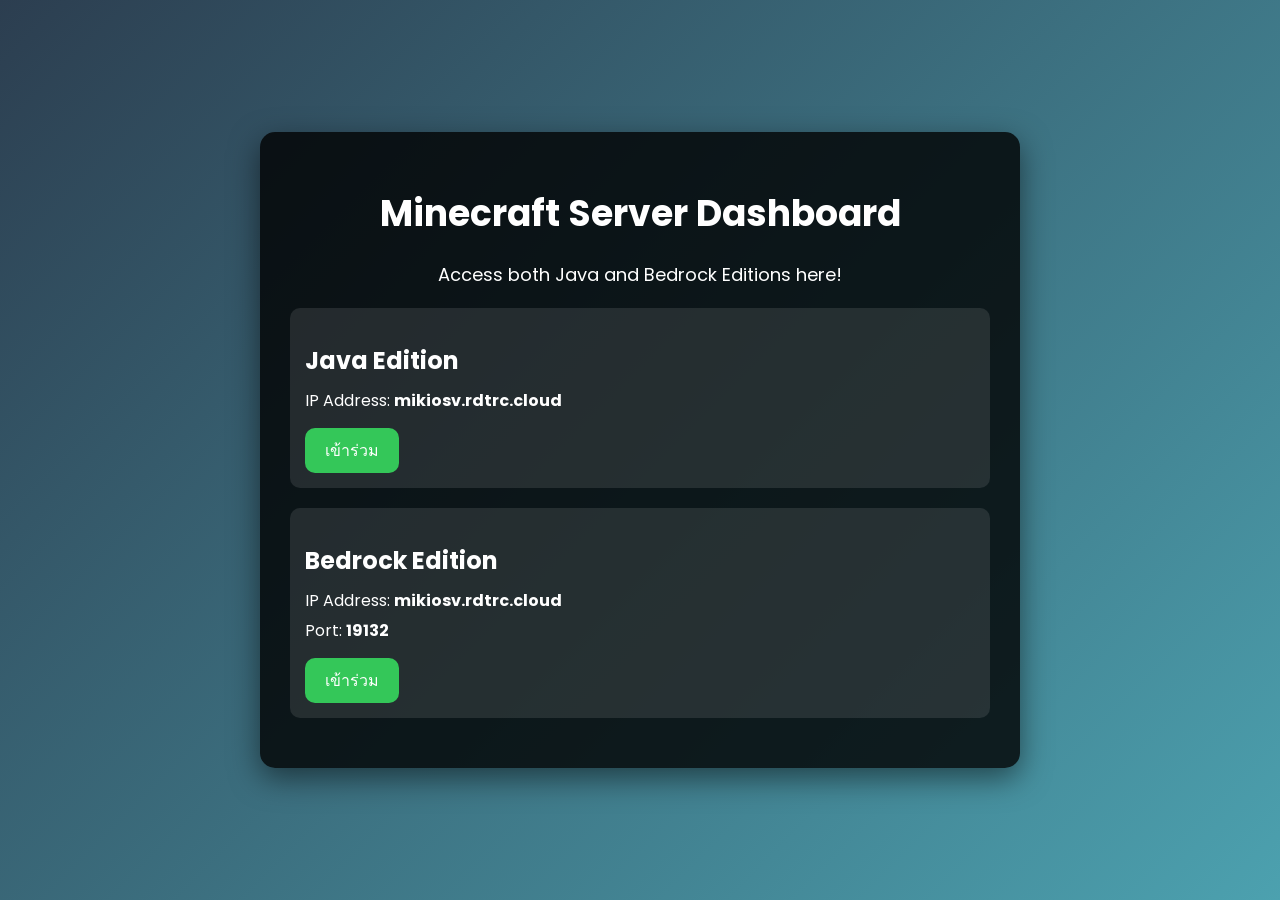
<file: index.html>
<!DOCTYPE html>
<html lang="en">
<head>
    <meta charset="UTF-8">
    <meta name="viewport" content="width=device-width, initial-scale=1.0">
    <title>Minecraft Server Dashboard</title>
    <link href="https://fonts.googleapis.com/css2?family=Poppins:wght@300;400;600&display=swap" rel="stylesheet">
    <style>
        body {
            font-family: 'Poppins', sans-serif;
            margin: 0;
            background: linear-gradient(135deg, #2c3e50, #4ca1af);
            color: #fff;
            display: flex;
            justify-content: center;
            align-items: center;
            height: 100vh;
            text-align: center;
        }

        .dashboard-container {
            background: rgba(0, 0, 0, 0.8);
            padding: 30px;
            border-radius: 15px;
            box-shadow: 0 10px 30px rgba(0, 0, 0, 0.5);
            max-width: 700px;
            width: 100%;
        }

        h1 {
            font-size: 36px;
            margin-bottom: 20px;
        }

        p {
            font-size: 18px;
            margin-bottom: 20px;
        }

        .server-info {
            text-align: left;
            background: rgba(255, 255, 255, 0.1);
            padding: 15px;
            border-radius: 10px;
            margin-bottom: 20px;
        }

        .server-info h2 {
            font-size: 24px;
            margin-bottom: 10px;
        }

        .server-info p {
            margin: 5px 0;
            font-size: 16px;
        }

        .btn-copy {
            display: inline-block;
            padding: 10px 20px;
            background: #34c759;
            color: white;
            border: none;
            border-radius: 10px;
            font-size: 16px;
            cursor: pointer;
            text-transform: uppercase;
            text-decoration: none;
            transition: all 0.3s ease;
            margin-top: 10px;
        }

        .btn-copy:hover {
            background: #28a745;
            transform: scale(1.05);
        }
    </style>
</head>
<body>
    <div class="dashboard-container">
        <h1>Minecraft Server Dashboard</h1>
        <p>Access both Java and Bedrock Editions here!</p>

        <!-- Java Edition -->
        <div class="server-info">
            <h2>Java Edition</h2>
            <p>IP Address: <strong id="java-ip">mikiosv.rdtrc.cloud</strong></p>
            <a href="minecraft://?addServer=mikiosv.rdtrc.cloud" class="btn-copy">เข้าร่วม</a>
        </div>

        <!-- Bedrock Edition -->
        <div class="server-info">
            <h2>Bedrock Edition</h2>
            <p>IP Address: <strong id="bedrock-ip">mikiosv.rdtrc.cloud</strong></p>
            <p>Port: <strong id="bedrock-port">19132</strong></p>
            <a href="minecraft://?addExternalServer=mikiosv.rdtrc.cloud|mikiosv.rdtrc.cloud:19132" class="btn-copy">เข้าร่วม</a>
        </div>
    </div>

    <script>
        function copyToClipboard(type) {
            const bedrockIp = document.getElementById("bedrock-ip").textContent;
            const bedrockPort = document.getElementById("bedrock-port").textContent;
            const serverDetails = `Bedrock Server\nIP: ${bedrockIp}\nPort: ${bedrockPort}`;
            
            navigator.clipboard.writeText(serverDetails).then(() => {
                alert("Bedrock Server details copied to clipboard!");
            }).catch(err => {
                console.error("Failed to copy:", err);
            });
        }
    </script>
</body>
</html>
</file>
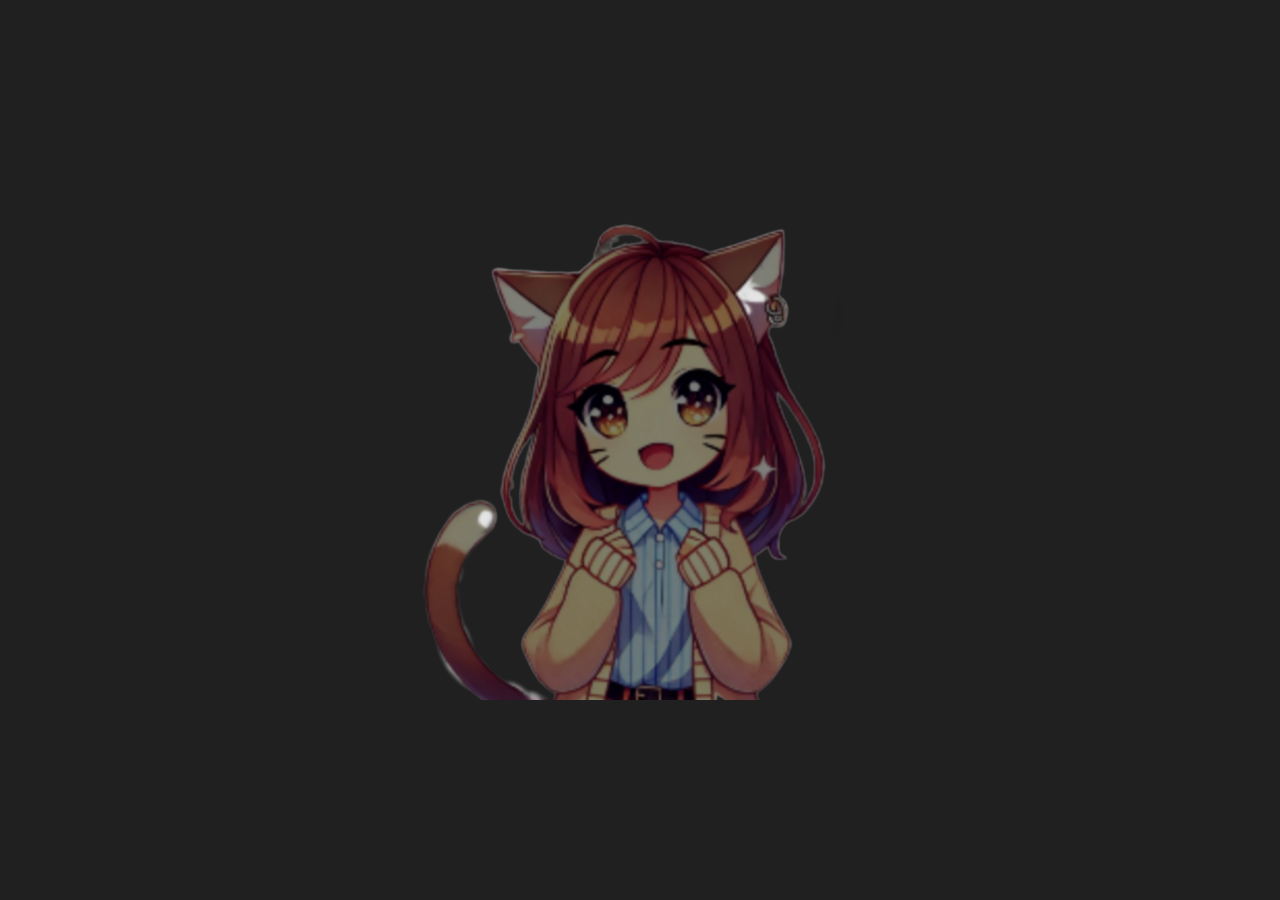
<file: VT/index.html>
<!DOCTYPE html>
<html lang="en">
<head>
    <meta charset="UTF-8">
    <meta name="viewport" content="width=device-width, initial-scale=1.0">
    <title>PNGtuber Web</title>
    <link rel="stylesheet" href="style.css">
</head>
<body>
    <div class="container">
        <img id="pngtuber" src="images/idle.png" alt="PNGtuber">
    </div>
    <script src="script.js"></script>
</body>
</html>
</file>
<file: VT/style.css>
body {
    margin: 0;
    padding: 0;
    display: flex;
    justify-content: center;
    align-items: center;
    background-color: #202020; /* พื้นหลังสีดำ */
    height: 100vh;
}

.container {
    position: relative;
    width: 500px;
    height: 500px;
}

#pngtuber {
    width: 100%;
    height: auto;
    display: block;
}
</file>
